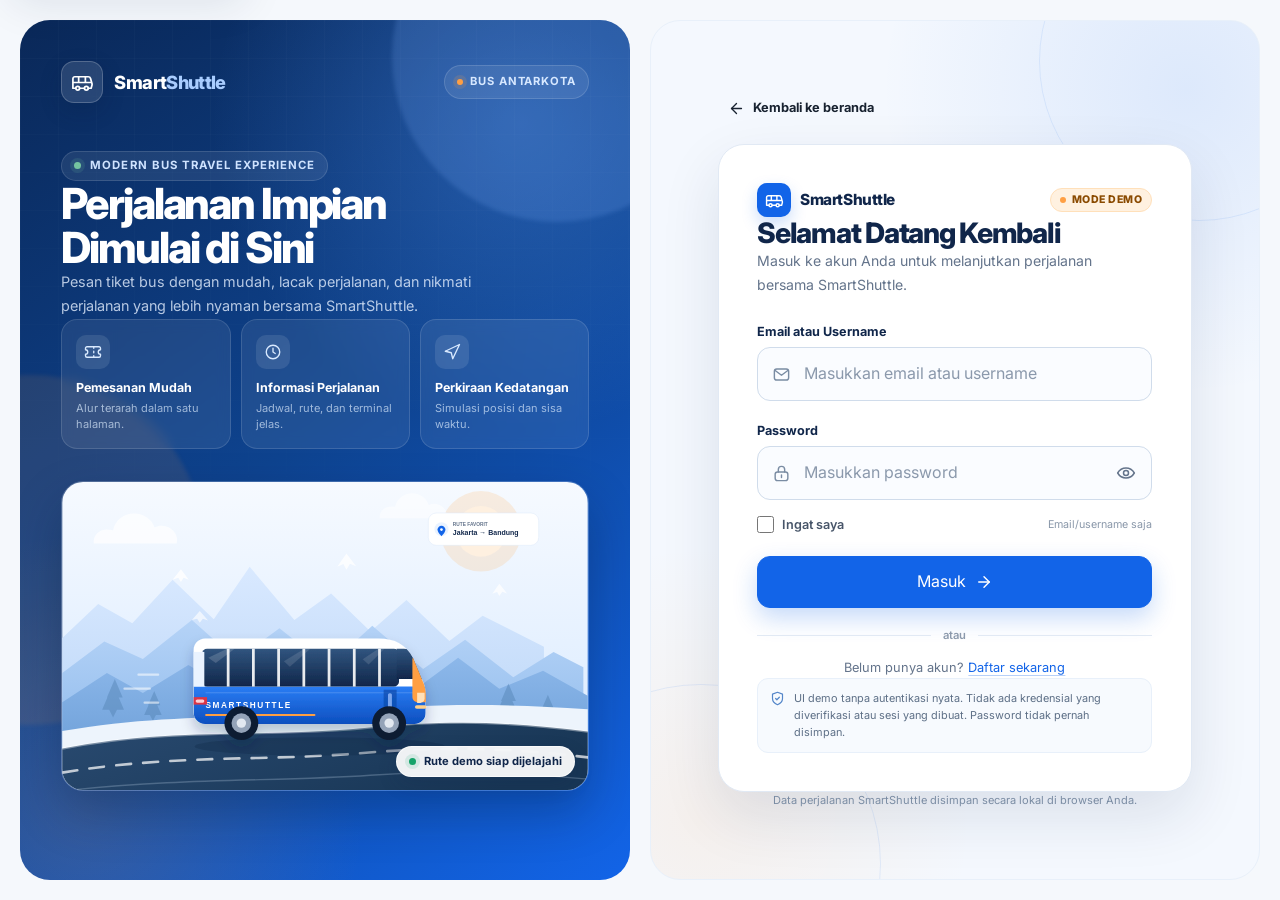
<file: login.html>
<!DOCTYPE html>
<html lang="id">
<head>
  <meta charset="UTF-8">
  <meta name="viewport" content="width=device-width, initial-scale=1.0">
  <meta name="description" content="Halaman masuk demo SmartShuttle. UI login untuk platform pemesanan tiket bus dan pelacakan perjalanan.">
  <meta name="theme-color" content="#1264E8">
  <title>Masuk | SmartShuttle</title>
  <link rel="icon" type="image/svg+xml" href="assets/favicon.svg">
  <link rel="preconnect" href="https://fonts.googleapis.com">
  <link rel="preconnect" href="https://fonts.gstatic.com" crossorigin>
  <link href="https://fonts.googleapis.com/css2?family=Inter:wght@400;500;600;700;800&display=swap" rel="stylesheet">
  <link rel="stylesheet" href="css/login.css">
</head>
<body class="login-page">
  <a class="login-skip" href="#login-access">Langsung ke formulir masuk</a>

  <main class="login-layout">
    <section class="login-visual" aria-labelledby="login-hero-title">
      <span class="login-visual__glow login-visual__glow--one" aria-hidden="true"></span>
      <span class="login-visual__glow login-visual__glow--two" aria-hidden="true"></span>

      <div class="login-visual__top">
        <a class="login-brand" href="index.html" aria-label="SmartShuttle, kembali ke beranda">
          <span class="login-brand__mark">
            <svg viewBox="0 0 24 24" aria-hidden="true">
              <path d="M8 6v6M15 6v6M2 12h19.6M18 18h3s.5-1.7.8-2.8c.1-.4.2-.8.2-1.2 0-.4-.1-.8-.2-1.2l-1.4-5C20.1 6.8 19.1 6 18 6H4a2 2 0 0 0-2 2v10h3"></path>
              <circle cx="7" cy="18" r="2"></circle>
              <path d="M9 18h5"></path>
              <circle cx="16" cy="18" r="2"></circle>
            </svg>
          </span>
          <span class="login-brand__text">Smart<span>Shuttle</span></span>
        </a>
        <span class="login-visual__tag">Bus antarkota</span>
      </div>

      <div class="login-visual__content">
        <span class="login-eyebrow">
          <span class="login-eyebrow__dot" aria-hidden="true"></span>
          Modern bus travel experience
        </span>
        <h1 class="login-visual__title" id="login-hero-title">Perjalanan Impian Dimulai di Sini</h1>
        <p class="login-visual__description">Pesan tiket bus dengan mudah, lacak perjalanan, dan nikmati perjalanan yang lebih nyaman bersama SmartShuttle.</p>

        <ul class="login-benefits" aria-label="Keunggulan SmartShuttle">
          <li class="login-benefit">
            <span class="login-benefit__icon">
              <svg viewBox="0 0 24 24" aria-hidden="true">
                <path d="M2 9a3 3 0 0 1 0 6v2a2 2 0 0 0 2 2h16a2 2 0 0 0 2-2v-2a3 3 0 0 1 0-6V7a2 2 0 0 0-2-2H4a2 2 0 0 0-2 2Z"></path>
                <path d="M13 5v2M13 11v2M13 17v2"></path>
              </svg>
            </span>
            <span class="login-benefit__text"><strong>Pemesanan Mudah</strong><span>Alur terarah dalam satu halaman.</span></span>
          </li>
          <li class="login-benefit">
            <span class="login-benefit__icon">
              <svg viewBox="0 0 24 24" aria-hidden="true">
                <circle cx="12" cy="12" r="9"></circle>
                <path d="M12 7v5l3 2"></path>
              </svg>
            </span>
            <span class="login-benefit__text"><strong>Informasi Perjalanan</strong><span>Jadwal, rute, dan terminal jelas.</span></span>
          </li>
          <li class="login-benefit">
            <span class="login-benefit__icon">
              <svg viewBox="0 0 24 24" aria-hidden="true">
                <polygon points="3 11 22 2 13 21 11 13 3 11"></polygon>
              </svg>
            </span>
            <span class="login-benefit__text"><strong>Perkiraan Kedatangan</strong><span>Simulasi posisi dan sisa waktu.</span></span>
          </li>
        </ul>
      </div>

      <figure class="login-scene">
        <img src="assets/login-journey.svg" alt="Ilustrasi bus antarkota SmartShuttle melintasi jalan pegunungan" width="1200" height="780">
        <figcaption class="login-scene__caption">
          <span class="login-scene__status" aria-hidden="true"></span>
          <span>Rute demo siap dijelajahi</span>
        </figcaption>
      </figure>
    </section>

    <section class="login-access" id="login-access" tabindex="-1" aria-labelledby="login-title">
      <div class="login-access__inner">
        <a class="login-back" href="index.html">
          <svg viewBox="0 0 24 24" aria-hidden="true">
            <path d="M19 12H5"></path>
            <path d="m12 5-7 7 7 7"></path>
          </svg>
          <span>Kembali ke beranda</span>
        </a>

        <div class="login-card">
          <header class="login-card__header">
            <div class="login-card__brand">
              <span class="login-card__mark">
                <svg viewBox="0 0 24 24" aria-hidden="true">
                  <path d="M8 6v6M15 6v6M2 12h19.6M18 18h3s.5-1.7.8-2.8c.1-.4.2-.8.2-1.2 0-.4-.1-.8-.2-1.2l-1.4-5C20.1 6.8 19.1 6 18 6H4a2 2 0 0 0-2 2v10h3"></path>
                  <circle cx="7" cy="18" r="2"></circle>
                  <path d="M9 18h5"></path>
                  <circle cx="16" cy="18" r="2"></circle>
                </svg>
              </span>
              <span>SmartShuttle</span>
            </div>
            <span class="login-demo-badge"><span aria-hidden="true"></span>Mode demo</span>
            <h2 class="login-card__title" id="login-title">Selamat Datang Kembali</h2>
            <p class="login-card__description">Masuk ke akun Anda untuk melanjutkan perjalanan bersama SmartShuttle.</p>
          </header>

          <div class="login-alert" id="login-alert" role="status" aria-live="polite" tabindex="-1" hidden>
            <svg class="login-alert__icon" viewBox="0 0 24 24" aria-hidden="true">
              <circle cx="12" cy="12" r="9"></circle>
              <path d="M12 8v5"></path>
              <path d="M12 16h.01"></path>
            </svg>
            <span id="login-alert-text"></span>
          </div>

          <form class="login-form" id="login-form" action="login.html" method="post" novalidate>
            <div class="login-field">
              <label class="login-label" for="login-identifier">Email atau Username</label>
              <div class="login-input-wrap">
                <svg class="login-input-icon" viewBox="0 0 24 24" aria-hidden="true">
                  <rect x="3" y="5" width="18" height="14" rx="3"></rect>
                  <path d="m4 7 8 6 8-6"></path>
                </svg>
                <input class="login-input" id="login-identifier" name="identifier" type="text" placeholder="Masukkan email atau username" autocomplete="username" autocapitalize="none" spellcheck="false" aria-describedby="login-identifier-error" required>
              </div>
              <p class="login-field__error" id="login-identifier-error" role="alert" hidden></p>
            </div>

            <div class="login-field">
              <label class="login-label" for="login-password">Password</label>
              <div class="login-input-wrap">
                <svg class="login-input-icon" viewBox="0 0 24 24" aria-hidden="true">
                  <rect x="4" y="10" width="16" height="11" rx="3"></rect>
                  <path d="M8 10V7a4 4 0 0 1 8 0v3"></path>
                  <path d="M12 14v3"></path>
                </svg>
                <input class="login-input login-input--password" id="login-password" name="password" type="password" placeholder="Masukkan password" autocomplete="current-password" aria-describedby="login-password-error" required>
                <button class="login-password-toggle" id="login-password-toggle" type="button" aria-label="Tampilkan password" aria-pressed="false" aria-controls="login-password">
                  <svg class="login-eye login-eye--show" viewBox="0 0 24 24" aria-hidden="true">
                    <path d="M2 12s3.5-6 10-6 10 6 10 6-3.5 6-10 6S2 12 2 12Z"></path>
                    <circle cx="12" cy="12" r="3"></circle>
                  </svg>
                  <svg class="login-eye login-eye--hide" viewBox="0 0 24 24" aria-hidden="true">
                    <path d="m3 3 18 18"></path>
                    <path d="M10.6 6.2A10.8 10.8 0 0 1 12 6c6.5 0 10 6 10 6a17 17 0 0 1-2.3 3"></path>
                    <path d="M6.6 6.7C3.6 8.5 2 12 2 12s3.5 6 10 6a11 11 0 0 0 4.1-.8"></path>
                    <path d="M9.9 9.9a3 3 0 0 0 4.2 4.2"></path>
                  </svg>
                </button>
              </div>
              <p class="login-field__error" id="login-password-error" role="alert" hidden></p>
            </div>

            <div class="login-options">
              <label class="login-checkbox" for="login-remember">
                <input id="login-remember" name="remember" type="checkbox" aria-describedby="login-remember-hint">
                <span>Ingat saya</span>
              </label>
              <span class="login-remember-hint" id="login-remember-hint">Email/username saja</span>
            </div>

            <button class="login-submit" id="login-submit" type="submit">
              <span class="login-submit__spinner" aria-hidden="true"></span>
              <span id="login-submit-text">Masuk</span>
              <svg class="login-submit__arrow" viewBox="0 0 24 24" aria-hidden="true">
                <path d="M5 12h14"></path>
                <path d="m12 5 7 7-7 7"></path>
              </svg>
            </button>
          </form>

          <div class="login-divider"><span>atau</span></div>

          <p class="login-register">Belum punya akun? <button class="login-link" id="login-register" type="button">Daftar sekarang</button></p>

          <p class="login-demo-disclaimer">
            <svg viewBox="0 0 24 24" aria-hidden="true">
              <path d="M12 22s8-3.5 8-10V5l-8-3-8 3v7c0 6.5 8 10 8 10Z"></path>
              <path d="m9 12 2 2 4-4"></path>
            </svg>
            <span>UI demo tanpa autentikasi nyata. Tidak ada kredensial yang diverifikasi atau sesi yang dibuat. Password tidak pernah disimpan.</span>
          </p>
        </div>

        <p class="login-access__footnote">Data perjalanan SmartShuttle disimpan secara lokal di browser Anda.</p>
      </div>
    </section>
  </main>

  <noscript>
    <p class="login-noscript">Aktifkan JavaScript untuk menggunakan formulir validasi halaman masuk demo ini.</p>
  </noscript>

  <script src="js/login.js" defer></script>
</body>
</html>
</file>
<file: css/login.css>
.login-page {
  --login-primary: #1264E8;
  --login-primary-dark: #0C4FBF;
  --login-navy: #10264A;
  --login-light-blue: #EAF3FF;
  --login-white: #FFFFFF;
  --login-orange: #FF9F43;
  --login-orange-soft: #FFF1E0;
  --login-orange-ink: #8A4A00;
  --login-text: #182230;
  --login-muted: #64748B;
  --login-muted-dark: #475569;
  --login-background: #F5F8FC;
  --login-error: #DC3545;
  --login-border: #E1E9F4;
  --login-border-strong: #D0DCEB;
  --login-radius-sm: 12px;
  --login-radius-md: 16px;
  --login-radius-lg: 22px;
  --login-radius-xl: 30px;
  --login-shadow-sm: 0 8px 24px rgba(16, 38, 74, 0.07);
  --login-shadow-md: 0 18px 44px rgba(16, 38, 74, 0.11);
  --login-shadow-lg: 0 28px 70px rgba(16, 38, 74, 0.16);
  --login-ease: cubic-bezier(0.2, 0.7, 0.2, 1);
  margin: 0;
  min-height: 100vh;
  min-height: 100svh;
  color: var(--login-text);
  background: var(--login-background);
  font-family: "Inter", "Segoe UI", Tahoma, Arial, sans-serif;
  font-size: 16px;
  line-height: 1.6;
  -webkit-font-smoothing: antialiased;
  text-rendering: optimizeLegibility;
  overflow-x: hidden;
}

.login-page *,
.login-page *::before,
.login-page *::after {
  box-sizing: border-box;
}

.login-page h1,
.login-page h2,
.login-page p,
.login-page figure,
.login-page ul {
  margin: 0;
}

.login-page ul {
  padding: 0;
  list-style: none;
}

.login-page img,
.login-page svg {
  display: block;
}

.login-page img {
  max-width: 100%;
  height: auto;
}

.login-page a {
  color: inherit;
  text-decoration: none;
}

.login-page button,
.login-page input {
  font: inherit;
}

.login-page button {
  cursor: pointer;
}

.login-page [hidden] {
  display: none !important;
}

.login-page :focus-visible {
  outline: 3px solid rgba(18, 100, 232, 0.38);
  outline-offset: 3px;
}

.login-page [tabindex="-1"]:focus,
.login-page [tabindex="-1"]:focus-visible {
  outline: none;
}

.login-skip {
  position: fixed;
  top: 12px;
  left: 12px;
  z-index: 100;
  padding: 12px 18px;
  color: var(--login-white);
  background: var(--login-navy);
  border-radius: var(--login-radius-sm);
  box-shadow: var(--login-shadow-md);
  font-size: 0.88rem;
  font-weight: 700;
  transform: translateY(-160%);
  transition: transform 160ms var(--login-ease);
}

.login-skip:focus {
  transform: translateY(0);
}

.login-layout {
  display: grid;
  grid-template-columns: minmax(0, 1fr) minmax(0, 1fr);
  gap: clamp(14px, 1.6vw, 24px);
  width: 100%;
  min-height: 100vh;
  min-height: 100svh;
  padding: clamp(12px, 1.6vw, 24px);
}

.login-visual {
  position: relative;
  display: flex;
  flex-direction: column;
  min-height: calc(100vh - clamp(24px, 3.2vw, 48px));
  min-height: calc(100svh - clamp(24px, 3.2vw, 48px));
  padding: clamp(26px, 3.2vw, 54px);
  overflow: hidden;
  color: var(--login-white);
  background:
    radial-gradient(circle at 82% 12%, rgba(89, 157, 255, 0.32), transparent 34%),
    radial-gradient(circle at 11% 92%, rgba(255, 159, 67, 0.16), transparent 29%),
    linear-gradient(145deg, #0A2858 0%, #0E438F 48%, #1264E8 100%);
  border-radius: var(--login-radius-xl);
  isolation: isolate;
}

.login-visual::before {
  position: absolute;
  inset: 0;
  z-index: -1;
  background-image:
    linear-gradient(rgba(255, 255, 255, 0.045) 1px, transparent 1px),
    linear-gradient(90deg, rgba(255, 255, 255, 0.045) 1px, transparent 1px);
  background-size: 38px 38px;
  mask-image: linear-gradient(to bottom, rgba(0, 0, 0, 0.5), transparent 72%);
  content: "";
}

.login-visual__glow {
  position: absolute;
  z-index: -1;
  border-radius: 50%;
  pointer-events: none;
  filter: blur(2px);
}

.login-visual__glow--one {
  top: -128px;
  right: -92px;
  width: 330px;
  height: 330px;
  background: rgba(129, 179, 255, 0.18);
  animation: loginFloat 9s ease-in-out infinite;
}

.login-visual__glow--two {
  bottom: 18%;
  left: -165px;
  width: 350px;
  height: 350px;
  background: rgba(255, 159, 67, 0.1);
  animation: loginFloat 11s ease-in-out infinite reverse;
}

.login-visual__top {
  position: relative;
  z-index: 1;
  display: flex;
  align-items: center;
  justify-content: space-between;
  gap: 20px;
}

.login-brand {
  display: inline-flex;
  align-items: center;
  gap: 11px;
  width: fit-content;
  font-size: 1.14rem;
  font-weight: 800;
  letter-spacing: -0.035em;
}

.login-brand__mark {
  display: grid;
  place-items: center;
  width: 42px;
  height: 42px;
  color: var(--login-white);
  background: rgba(255, 255, 255, 0.12);
  border: 1px solid rgba(255, 255, 255, 0.2);
  border-radius: 13px;
  box-shadow: 0 8px 22px rgba(4, 26, 62, 0.18);
  backdrop-filter: blur(8px);
}

.login-brand__mark svg {
  width: 23px;
  height: 23px;
  fill: none;
  stroke: currentColor;
  stroke-width: 1.8;
  stroke-linecap: round;
  stroke-linejoin: round;
}

.login-brand__text span {
  color: #A9CDFF;
}

.login-visual__tag {
  display: inline-flex;
  align-items: center;
  gap: 7px;
  padding: 7px 12px;
  color: #D7E8FF;
  background: rgba(255, 255, 255, 0.08);
  border: 1px solid rgba(255, 255, 255, 0.14);
  border-radius: 999px;
  font-size: 0.7rem;
  font-weight: 700;
  letter-spacing: 0.08em;
  text-transform: uppercase;
  white-space: nowrap;
}

.login-visual__tag::before {
  width: 6px;
  height: 6px;
  background: var(--login-orange);
  border-radius: 50%;
  box-shadow: 0 0 0 4px rgba(255, 159, 67, 0.14);
  content: "";
}

.login-visual__content {
  position: relative;
  z-index: 1;
  margin-top: clamp(34px, 5.3vh, 66px);
}

.login-eyebrow {
  display: inline-flex;
  align-items: center;
  gap: 9px;
  width: fit-content;
  padding: 7px 12px;
  color: #CFE3FF;
  background: rgba(255, 255, 255, 0.08);
  border: 1px solid rgba(255, 255, 255, 0.13);
  border-radius: 999px;
  font-size: 0.71rem;
  font-weight: 700;
  letter-spacing: 0.09em;
  line-height: 1.2;
  text-transform: uppercase;
}

.login-eyebrow__dot {
  width: 7px;
  height: 7px;
  background: #74C4A0;
  border-radius: 50%;
  box-shadow: 0 0 0 4px rgba(116, 196, 160, 0.13);
}

.login-visual__title {
  max-width: 12ch;
  margin-top: 18px;
  color: var(--login-white);
  font-size: clamp(2.3rem, 3.35vw, 3.55rem);
  font-weight: 800;
  letter-spacing: -0.05em;
  line-height: 1.04;
  text-wrap: balance;
}

.login-visual__description {
  max-width: 48ch;
  margin-top: 18px;
  color: rgba(229, 240, 255, 0.79);
  font-size: clamp(0.9rem, 1.05vw, 1rem);
  line-height: 1.7;
}

.login-benefits {
  display: grid;
  grid-template-columns: repeat(3, minmax(0, 1fr));
  gap: 10px;
  margin-top: clamp(24px, 3.3vh, 36px);
}

.login-benefit {
  display: flex;
  flex-direction: column;
  gap: 11px;
  min-height: 128px;
  padding: 15px 14px;
  background: rgba(255, 255, 255, 0.075);
  border: 1px solid rgba(255, 255, 255, 0.13);
  border-radius: var(--login-radius-md);
  backdrop-filter: blur(6px);
}

.login-benefit__icon {
  display: grid;
  place-items: center;
  width: 34px;
  height: 34px;
  color: #D9EAFF;
  background: rgba(255, 255, 255, 0.1);
  border-radius: 10px;
}

.login-benefit__icon svg {
  width: 18px;
  height: 18px;
  fill: none;
  stroke: currentColor;
  stroke-width: 1.8;
  stroke-linecap: round;
  stroke-linejoin: round;
}

.login-benefit__text {
  display: flex;
  flex-direction: column;
  gap: 3px;
}

.login-benefit__text strong {
  color: var(--login-white);
  font-size: 0.78rem;
  font-weight: 700;
  line-height: 1.35;
}

.login-benefit__text span {
  color: rgba(224, 238, 255, 0.67);
  font-size: 0.69rem;
  line-height: 1.5;
}

.login-scene {
  position: relative;
  min-height: 210px;
  margin-top: auto;
  padding-top: clamp(24px, 3.6vh, 40px);
}

.login-scene img {
  width: 100%;
  height: 100%;
  min-height: 210px;
  max-height: 310px;
  object-fit: cover;
  object-position: center 56%;
  border: 1px solid rgba(255, 255, 255, 0.2);
  border-radius: var(--login-radius-lg);
  box-shadow: 0 22px 48px rgba(2, 20, 48, 0.28);
}

.login-scene__caption {
  position: absolute;
  right: 14px;
  bottom: 14px;
  display: inline-flex;
  align-items: center;
  gap: 8px;
  padding: 8px 12px;
  color: var(--login-navy);
  background: rgba(255, 255, 255, 0.93);
  border: 1px solid rgba(255, 255, 255, 0.7);
  border-radius: 999px;
  box-shadow: 0 8px 20px rgba(16, 38, 74, 0.16);
  font-size: 0.7rem;
  font-weight: 700;
  line-height: 1.2;
  backdrop-filter: blur(8px);
}

.login-scene__status {
  width: 7px;
  height: 7px;
  background: #16A36A;
  border-radius: 50%;
  box-shadow: 0 0 0 4px rgba(22, 163, 106, 0.12);
}

.login-access {
  position: relative;
  display: flex;
  align-items: center;
  justify-content: center;
  min-height: calc(100vh - clamp(24px, 3.2vw, 48px));
  min-height: calc(100svh - clamp(24px, 3.2vw, 48px));
  padding: clamp(22px, 3vw, 46px);
  overflow: hidden;
  background:
    radial-gradient(circle at 88% 8%, rgba(18, 100, 232, 0.1), transparent 32%),
    radial-gradient(circle at 8% 93%, rgba(255, 159, 67, 0.09), transparent 28%),
    #F4F8FE;
  border: 1px solid #E8F0FA;
  border-radius: var(--login-radius-xl);
}

.login-access::before,
.login-access::after {
  position: absolute;
  border: 1px solid rgba(18, 100, 232, 0.09);
  border-radius: 50%;
  content: "";
  pointer-events: none;
}

.login-access::before {
  top: -120px;
  right: -100px;
  width: 320px;
  height: 320px;
}

.login-access::after {
  bottom: -165px;
  left: -130px;
  width: 360px;
  height: 360px;
}

.login-access__inner {
  position: relative;
  z-index: 1;
  display: flex;
  flex-direction: column;
  width: min(100%, 474px);
  animation: loginRise 560ms var(--login-ease) both;
}

.login-back {
  display: inline-flex;
  align-items: center;
  gap: 8px;
  width: fit-content;
  margin-bottom: 18px;
  padding: 7px 10px;
  color: var(--login-muted-dark);
  border-radius: 9px;
  font-size: 0.8rem;
  font-weight: 700;
  transition: color 160ms var(--login-ease), background-color 160ms var(--login-ease);
}

.login-back:hover {
  color: var(--login-primary);
  background: rgba(18, 100, 232, 0.07);
}

.login-back svg {
  width: 17px;
  height: 17px;
  fill: none;
  stroke: currentColor;
  stroke-width: 1.9;
  stroke-linecap: round;
  stroke-linejoin: round;
}

.login-card {
  padding: clamp(25px, 3vw, 40px);
  background: var(--login-white);
  border: 1px solid var(--login-border);
  border-radius: 26px;
  box-shadow: 0 24px 60px rgba(16, 38, 74, 0.11);
}

.login-card__header {
  display: flex;
  flex-wrap: wrap;
  align-items: center;
  gap: 0 10px;
}

.login-card__brand {
  display: inline-flex;
  align-items: center;
  gap: 9px;
  margin-right: auto;
  color: var(--login-navy);
  font-size: 0.96rem;
  font-weight: 800;
  letter-spacing: -0.03em;
}

.login-card__mark {
  display: grid;
  place-items: center;
  width: 34px;
  height: 34px;
  color: var(--login-white);
  background: var(--login-primary);
  border-radius: 10px;
  box-shadow: 0 7px 16px rgba(18, 100, 232, 0.22);
}

.login-card__mark svg {
  width: 19px;
  height: 19px;
  fill: none;
  stroke: currentColor;
  stroke-width: 1.8;
  stroke-linecap: round;
  stroke-linejoin: round;
}

.login-demo-badge {
  display: inline-flex;
  align-items: center;
  gap: 6px;
  padding: 5px 9px;
  color: var(--login-orange-ink);
  background: var(--login-orange-soft);
  border: 1px solid #FFE0BA;
  border-radius: 999px;
  font-size: 0.66rem;
  font-weight: 800;
  letter-spacing: 0.05em;
  line-height: 1.2;
  text-transform: uppercase;
}

.login-demo-badge > span {
  width: 6px;
  height: 6px;
  background: var(--login-orange);
  border-radius: 50%;
}

.login-card__title {
  flex-basis: 100%;
  margin-top: 22px;
  color: var(--login-navy);
  font-size: clamp(1.7rem, 2.2vw, 2rem);
  font-weight: 800;
  letter-spacing: -0.045em;
  line-height: 1.15;
}

.login-card__description {
  flex-basis: 100%;
  margin-top: 9px;
  color: var(--login-muted);
  font-size: 0.88rem;
  line-height: 1.65;
}

.login-alert {
  display: flex;
  align-items: flex-start;
  gap: 10px;
  margin-top: 20px;
  padding: 12px 13px;
  color: #0B4DAF;
  background: #EDF5FF;
  border: 1px solid #CFE3FF;
  border-radius: var(--login-radius-sm);
  font-size: 0.81rem;
  line-height: 1.55;
}

.login-alert.is-warning {
  color: #7A4100;
  background: #FFF8EC;
  border-color: #FFDFB1;
}

.login-alert__icon {
  width: 18px;
  height: 18px;
  margin-top: 1px;
  fill: none;
  stroke: currentColor;
  stroke-width: 1.9;
  stroke-linecap: round;
  stroke-linejoin: round;
  flex: 0 0 auto;
}

.login-form {
  margin-top: 22px;
}

.login-field + .login-field {
  margin-top: 16px;
}

.login-label {
  display: inline-block;
  margin-bottom: 7px;
  color: var(--login-navy);
  font-size: 0.79rem;
  font-weight: 700;
  line-height: 1.3;
}

.login-input-wrap {
  position: relative;
  display: flex;
  align-items: center;
}

.login-input-icon {
  position: absolute;
  left: 15px;
  width: 19px;
  height: 19px;
  color: #7A8CA3;
  fill: none;
  stroke: currentColor;
  stroke-width: 1.8;
  stroke-linecap: round;
  stroke-linejoin: round;
  pointer-events: none;
  transition: color 160ms var(--login-ease);
}

.login-input {
  width: 100%;
  min-height: 52px;
  padding: 13px 15px 13px 46px;
  color: var(--login-navy);
  background: #FAFCFF;
  border: 1px solid var(--login-border-strong);
  border-radius: 13px;
  font-size: 0.9rem;
  line-height: 1.4;
  outline: none;
  transition: border-color 170ms var(--login-ease), background-color 170ms var(--login-ease), box-shadow 170ms var(--login-ease);
}

.login-input--password {
  padding-right: 54px;
}

.login-input::placeholder {
  color: #8B99AC;
  opacity: 1;
}

.login-input:hover {
  border-color: #AFC6E2;
}

.login-input:focus {
  background: var(--login-white);
  border-color: var(--login-primary);
  box-shadow: 0 0 0 4px rgba(18, 100, 232, 0.11);
}

.login-input-wrap:focus-within .login-input-icon {
  color: var(--login-primary);
}

.login-input[aria-invalid="true"] {
  background: #FFFDFD;
  border-color: var(--login-error);
  box-shadow: 0 0 0 4px rgba(220, 53, 69, 0.08);
}

.login-field__error {
  margin-top: 6px;
  color: var(--login-error);
  font-size: 0.74rem;
  font-weight: 600;
  line-height: 1.45;
}

.login-password-toggle {
  position: absolute;
  top: 50%;
  right: 5px;
  display: grid;
  place-items: center;
  width: 42px;
  height: 42px;
  padding: 0;
  color: var(--login-muted);
  background: transparent;
  border: 0;
  border-radius: 10px;
  transform: translateY(-50%);
  transition: color 160ms var(--login-ease), background-color 160ms var(--login-ease);
}

.login-password-toggle:hover {
  color: var(--login-primary);
  background: var(--login-light-blue);
}

.login-eye {
  width: 20px;
  height: 20px;
  fill: none;
  stroke: currentColor;
  stroke-width: 1.8;
  stroke-linecap: round;
  stroke-linejoin: round;
}

.login-page .login-eye--hide {
  display: none;
}

.login-page .login-password-toggle[aria-pressed="true"] .login-eye--show {
  display: none;
}

.login-page .login-password-toggle[aria-pressed="true"] .login-eye--hide {
  display: block;
}

.login-options {
  display: flex;
  flex-wrap: wrap;
  align-items: center;
  justify-content: space-between;
  gap: 6px 14px;
  margin-top: 16px;
}

.login-checkbox {
  display: inline-flex;
  align-items: center;
  gap: 8px;
  color: var(--login-muted-dark);
  font-size: 0.79rem;
  font-weight: 600;
  line-height: 1.4;
  cursor: pointer;
  user-select: none;
}

.login-checkbox input {
  width: 17px;
  height: 17px;
  margin: 0;
  accent-color: var(--login-primary);
  cursor: pointer;
}

.login-remember-hint {
  color: #8997A9;
  font-size: 0.67rem;
  line-height: 1.4;
}

.login-submit {
  display: flex;
  align-items: center;
  justify-content: center;
  gap: 9px;
  width: 100%;
  min-height: 52px;
  margin-top: 22px;
  padding: 0 20px;
  color: var(--login-white);
  background: var(--login-primary);
  border: 1px solid var(--login-primary);
  border-radius: 13px;
  box-shadow: 0 10px 24px rgba(18, 100, 232, 0.24);
  font-size: 0.9rem;
  font-weight: 700;
  line-height: 1.2;
  transition: background-color 170ms var(--login-ease), border-color 170ms var(--login-ease), box-shadow 170ms var(--login-ease), transform 170ms var(--login-ease);
}

.login-submit:hover {
  background: var(--login-primary-dark);
  border-color: var(--login-primary-dark);
  box-shadow: 0 14px 30px rgba(18, 100, 232, 0.29);
  transform: translateY(-1px);
}

.login-submit:active {
  transform: translateY(0);
}

.login-submit:disabled {
  background: #7FA8E8;
  border-color: #7FA8E8;
  box-shadow: none;
  cursor: not-allowed;
  transform: none;
}

.login-submit__arrow {
  width: 18px;
  height: 18px;
  fill: none;
  stroke: currentColor;
  stroke-width: 1.9;
  stroke-linecap: round;
  stroke-linejoin: round;
  transition: transform 170ms var(--login-ease);
}

.login-submit:hover .login-submit__arrow {
  transform: translateX(2px);
}

.login-submit__spinner {
  display: none;
  width: 17px;
  height: 17px;
  border: 2px solid rgba(255, 255, 255, 0.4);
  border-top-color: var(--login-white);
  border-radius: 50%;
  animation: loginSpin 700ms linear infinite;
}

.login-submit.is-loading .login-submit__spinner {
  display: block;
}

.login-submit.is-loading .login-submit__arrow {
  display: none;
}

.login-divider {
  display: flex;
  align-items: center;
  gap: 12px;
  margin: 22px 0 17px;
  color: #8B99AC;
  font-size: 0.7rem;
  font-weight: 600;
  line-height: 1;
  text-transform: lowercase;
}

.login-divider::before,
.login-divider::after {
  height: 1px;
  background: var(--login-border);
  content: "";
  flex: 1;
}

.login-register {
  color: var(--login-muted);
  font-size: 0.8rem;
  text-align: center;
}

.login-link {
  padding: 0;
  color: var(--login-primary);
  background: transparent;
  border: 0;
  font-size: inherit;
  font-weight: 700;
  text-decoration: underline;
  text-decoration-color: rgba(18, 100, 232, 0.3);
  text-underline-offset: 3px;
  transition: color 160ms var(--login-ease), text-decoration-color 160ms var(--login-ease);
}

.login-link:hover {
  color: var(--login-primary-dark);
  text-decoration-color: currentColor;
}

.login-demo-disclaimer {
  display: flex;
  align-items: flex-start;
  gap: 9px;
  margin-top: 21px;
  padding: 11px 12px;
  color: #5D6F86;
  background: #F7FAFE;
  border: 1px solid #E8F0FA;
  border-radius: 11px;
  font-size: 0.68rem;
  line-height: 1.55;
}

.login-demo-disclaimer svg {
  width: 15px;
  height: 15px;
  margin-top: 1px;
  color: #5486C9;
  fill: none;
  stroke: currentColor;
  stroke-width: 1.9;
  stroke-linecap: round;
  stroke-linejoin: round;
  flex: 0 0 auto;
}

.login-access__footnote {
  margin-top: 16px;
  color: #7A8CA3;
  font-size: 0.69rem;
  line-height: 1.5;
  text-align: center;
}

.login-noscript {
  position: fixed;
  right: 16px;
  bottom: 16px;
  left: 16px;
  z-index: 110;
  padding: 13px 16px;
  color: #6B3900;
  background: #FFF8E6;
  border: 1px solid #F5D58B;
  border-radius: 12px;
  box-shadow: var(--login-shadow-md);
  font-size: 0.82rem;
  font-weight: 600;
  text-align: center;
}

@keyframes loginFloat {
  0%,
  100% {
    transform: translate3d(0, 0, 0);
  }

  50% {
    transform: translate3d(0, 14px, 0);
  }
}

@keyframes loginRise {
  from {
    opacity: 0;
    transform: translateY(12px);
  }

  to {
    opacity: 1;
    transform: translateY(0);
  }
}

@keyframes loginSpin {
  to {
    transform: rotate(360deg);
  }
}

@media (max-width: 1180px) {
  .login-layout {
    grid-template-columns: minmax(0, 0.94fr) minmax(0, 1.06fr);
  }

  .login-visual {
    padding: 34px;
  }

  .login-visual__title {
    font-size: clamp(2.1rem, 3.5vw, 2.85rem);
  }

  .login-benefit {
    min-height: 132px;
    padding: 13px 12px;
  }

  .login-access {
    padding: 30px;
  }
}

@media (max-width: 980px) {
  .login-layout {
    grid-template-columns: minmax(0, 1fr);
    gap: 14px;
  }

  .login-visual,
  .login-access {
    min-height: auto;
    border-radius: 24px;
  }

  .login-visual {
    padding: 28px 30px;
  }

  .login-visual__content {
    margin-top: 32px;
  }

  .login-visual__title {
    max-width: 15ch;
    font-size: clamp(2.2rem, 5vw, 3rem);
  }

  .login-visual__description {
    max-width: 62ch;
  }

  .login-benefits {
    margin-top: 24px;
  }

  .login-benefit {
    flex-direction: row;
    align-items: flex-start;
    min-height: 0;
    padding: 13px;
  }

  .login-benefit__icon {
    width: 32px;
    height: 32px;
    flex: 0 0 auto;
  }

  .login-scene {
    min-height: 190px;
    padding-top: 22px;
  }

  .login-scene img {
    min-height: 190px;
    max-height: 235px;
  }

  .login-access {
    padding: 30px;
  }

  .login-access__inner {
    width: min(100%, 540px);
  }
}

@media (max-width: 680px) {
  .login-layout {
    gap: 0;
    padding: 0;
  }

  .login-visual,
  .login-access {
    border-radius: 0;
  }

  .login-visual {
    padding: 22px 20px 0;
    border-radius: 0 0 26px 26px;
  }

  .login-visual__tag {
    display: none;
  }

  .login-brand {
    font-size: 1.05rem;
  }

  .login-brand__mark {
    width: 38px;
    height: 38px;
    border-radius: 11px;
  }

  .login-visual__content {
    margin-top: 28px;
  }

  .login-eyebrow {
    padding: 6px 10px;
    font-size: 0.65rem;
  }

  .login-visual__title {
    max-width: 13ch;
    margin-top: 14px;
    font-size: clamp(2rem, 8.4vw, 2.65rem);
  }

  .login-visual__description {
    margin-top: 12px;
    font-size: 0.88rem;
    line-height: 1.62;
  }

  .login-benefits {
    display: none;
  }

  .login-scene {
    min-height: 140px;
    padding-top: 20px;
  }

  .login-scene img {
    min-height: 140px;
    max-height: 168px;
    border-radius: 16px;
    object-position: center 58%;
  }

  .login-scene__caption {
    right: 10px;
    bottom: 10px;
    padding: 6px 9px;
    font-size: 0.62rem;
  }

  .login-access {
    padding: 25px 16px 34px;
    background: transparent;
    border: 0;
  }

  .login-back {
    margin-bottom: 13px;
    padding-left: 2px;
  }

  .login-card {
    padding: 24px 20px;
    border-radius: 22px;
    box-shadow: 0 18px 40px rgba(16, 38, 74, 0.09);
  }

  .login-card__title {
    font-size: 1.68rem;
  }

  .login-card__description {
    font-size: 0.84rem;
  }

  .login-input {
    min-height: 50px;
  }

  .login-submit {
    min-height: 50px;
  }

  .login-access__footnote {
    margin-top: 14px;
  }
}

@media (max-width: 380px) {
  .login-visual {
    padding-inline: 16px;
  }

  .login-visual__title {
    font-size: 1.92rem;
  }

  .login-visual__description {
    font-size: 0.82rem;
  }

  .login-scene {
    min-height: 124px;
  }

  .login-scene img {
    min-height: 124px;
    max-height: 142px;
  }

  .login-scene__caption {
    display: none;
  }

  .login-access {
    padding-inline: 12px;
  }

  .login-card {
    padding: 22px 16px;
  }

  .login-options {
    align-items: flex-start;
    flex-direction: column;
    gap: 4px;
  }
}

@media (prefers-reduced-motion: reduce) {
  .login-page *,
  .login-page *::before,
  .login-page *::after {
    scroll-behavior: auto !important;
    animation-duration: 0.01ms !important;
    animation-iteration-count: 1 !important;
    transition-duration: 0.01ms !important;
  }
}
</file>
